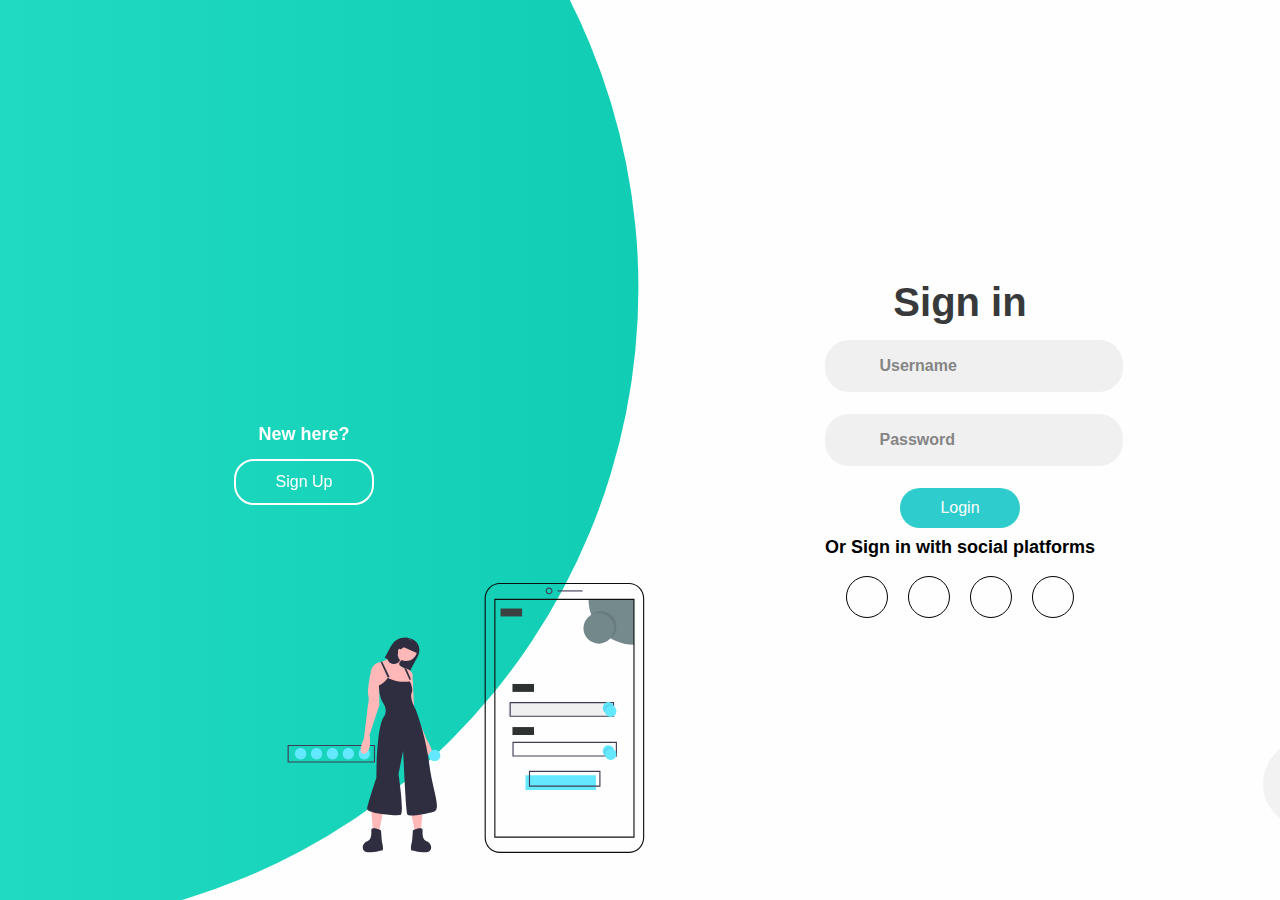
<file: login-logout/lgin_lgout.html>
<!DOCTYPE html>
<html lang="en">
  <head>
    <meta charset="UTF-8" />
    <meta http-equiv="X-UA-Compatible" content="IE=edge" />
    <meta name="viewport" content="width=device-width, initial-scale=1.0" />
    <title>Login-Logout Form</title>
    <link rel="stylesheet" href="./style1.css" />
    <link
      rel="stylesheet"
      href="https://cdnjs.cloudflare.com/ajax/libs/font-awesome/5.15.2/css/all.min.css"
      integrity="sha512-HK5fgLBL+xu6dm/Ii3z4xhlSUyZgTT9tuc/hSrtw6uzJOvgRr2a9jyxxT1ely+B+xFAmJKVSTbpM/CuL7qxO8w=="
      crossorigin="anonymous"
    />
  </head>
  <body>
    <div class="container">
      <div class="form-container">
        <div class="sign-in">
          <form action="#" class="sign-in__form">
            <h2 class="title">Sign in</h2>
            <div class="input-field">
              <div class="icon"><i class="fas fa-user"></i></div>
              <input
                type="text"
                name="username"
                placeholder="Username"
              />
            </div>
            <div class="input-field">
              <div class="icon">
                <i class="fas fa-lock"></i>
              </div>
              <input
                type="password"
                name="Password"
                placeholder="Password"
              />
            </div>
            <div class="submit">
                <a href="../index.html">Login</a>
                <p>Or Sign in with social platforms</p>
            </div>
            <div class="sign-in__social-media">
              <a href="#">
                <i class="fab fa-facebook"></i>
              </a>
              <a href="#">
                <i class="fab fa-twitter"></i>
              </a>
              <a href="#">
                <i class="fab fa-google"></i>
              </a>
              <a href="#">
                <i class="fab fa-github"></i>
              </a>
            </div>
          </form>
        </div>

        <div class="sign-up">
          <form action="#" class="sign-up__form">
            <h2 class="title">Sign Up</h2>
            <div class="input-field">
              <div class="icon"><i class="fas fa-user"></i></div>
              <input
                type="text"
                name="username"
                placeholder="Username"
              />
            </div>
            <div class="input-field">
              <div class="icon"><i class="fas fa-envelope"></i></div>
              <input
                type="email"
                name="username"
                placeholder="Email"
              />
            </div>
            <div class="input-field">
              <div class="icon">
                <i class="fas fa-lock"></i>
              </div>
              <input
                type="password"
                name="Password"
                placeholder="Password"
              />
            </div>
            <div class="submit">
                <a href="#" type="submit">Sign up</button>
            </div>
          </form>
        </div>
      </div>
      <div class="panel-container">
        <div class="panel panel-left">
          <div class="content">
            <h3>New here?</h3>
            <button class="btn transparent-signup">Sign up</button>
          </div>
          <div class="images">
            <img src="../images/SignUp_form.svg" alt="login-img">
          </div>
        </div>
        <div class="panel panel-right">
          <div class="content">
            <h3>Already had account?</h3>
            <button class="btn transparent-signin">Sign in</button>
          </div>
          <div class="images">
            <img src="../images/Login-form.svg" alt="login-img">
          </div>
        </div>
      </div>
    </div>
    <script src="script1.js" type="module"></script>
  </body>
  
</html>
</file>
<file: login-logout/style1.css>
html, body, div, span, applet, object, iframe,
h1, h2, h3, h4, h5, h6, p, blockquote, pre,
a, abbr, acronym, address, big, cite, code,
del, dfn, em, img, ins, kbd, q, s, samp,
small, strike, strong, sub, sup, tt, var,
b, u, i, center,
dl, dt, dd, ol, ul, li,
fieldset, form, label, legend,
table, caption, tbody, tfoot, thead, tr, th, td,
article, aside, canvas, details, embed,
figure, figcaption, footer, header, hgroup,
menu, nav, output, ruby, section, summary,
time, mark, audio, video {
  margin: 0;
  padding: 0;
  border: 0;
  font-size: 100%;
  font: inherit;
  vertical-align: baseline;
}

/* HTML5 display-role reset for older browsers */
article, aside, details, figcaption, figure,
footer, header, hgroup, menu, nav, section {
  display: block;
}

body {
  line-height: 1;
  font-family: "Poppins", sans-serif;
}

ol, ul {
  list-style: none;
}

blockquote, q {
  quotes: none;
}

blockquote:before, blockquote:after,
q:before, q:after {
  content: "";
  content: none;
}

table {
  border-collapse: collapse;
  border-spacing: 0;
}

html {
  font-size: 62.5%;
}

.container {
  position: relative;
  width: 100%;
  min-height: 100vh;
  background-color: #fefefe;
  overflow: hidden;
}
.container::before {
  content: "";
  position: absolute;
  left: 0;
  top: 0;
  width: 100%;
  height: 100%;
  background-image: linear-gradient(to right, #20dbc2 0%, #00bfa6 100%);
  clip-path: circle(57.7% at 0 32%);
  transition: all 0.8s linear;
  z-index: 3;
}
.container.switch::before {
  clip-path: circle(57.9% at 91% 53%);
}

.form-container {
  position: absolute;
  width: 100%;
  height: 100%;
  top: 0;
  left: 0;
}
.form-container .sign-in__form .title, .form-container .sign-up__form .title {
  font-size: 4rem;
  font-weight: 700;
  margin-bottom: 1.8rem;
  color: #38393a;
  text-align: center;
}
.form-container .sign-in__form .input-field, .form-container .sign-up__form .input-field {
  display: flex;
  max-width: 38rem;
  width: 100%;
  padding: 0.2rem 1.4rem;
  margin-bottom: 2.2rem;
  background: #f0f0f0;
  border-radius: 2.4rem;
}
.form-container .sign-in__form .input-field .icon, .form-container .sign-up__form .input-field .icon {
  width: 15%;
  position: relative;
}
.form-container .sign-in__form .input-field .icon i, .form-container .sign-up__form .input-field .icon i {
  position: absolute;
  top: 50%;
  left: 50%;
  transform: translate(-50%, -50%);
  font-size: 1.6rem;
  color: #858080;
}
.form-container .sign-in__form .input-field input, .form-container .sign-up__form .input-field input {
  color: #5e5c5c;
  font-weight: 55 0;
  font-size: 1.6rem;
  background-color: transparent;
  outline: none;
  border: none;
  padding: 1.5rem 0;
  width: 85%;
}
.form-container .sign-in__form .input-field input::placeholder, .form-container .sign-up__form .input-field input::placeholder {
  font-weight: 550;
  color: #858585;
}
.form-container .sign-in__form .input-field input:focus::placeholder, .form-container .sign-up__form .input-field input:focus::placeholder {
  color: transparent;
}
.form-container .sign-up__form {
  position: absolute;
  top: 50%;
  left: 50%;
  transform: translate(-50%, -50%);
  display: flex;
  justify-content: center;
  align-items: center;
  flex-direction: column;
  z-index: 1;
  transition: all 0.5s linear;
  transition-delay: 0.3s;
  opacity: 0;
}
.form-container .sign-up__form.left-move {
  opacity: 1;
  left: 20%;
}
.form-container .sign-in__form {
  z-index: 2;
  position: absolute;
  top: 50%;
  left: 75%;
  transform: translate(-50%, -50%);
  transition: all 0.5s linear;
  transition-delay: 0.3s;
}
.form-container .sign-in__form.right-move {
  left: 60%;
}

.submit {
  text-align: center;
}
.submit a {
  display: inline-block;
  padding: 1.2rem 4rem;
  border-radius: 2rem;
  text-transform: capitalize;
  color: #fefefe;
  background-color: #2ecccc;
  font-size: 1.6rem;
  font-weight: 500;
  cursor: pointer;
  transition: all 0.3s linear;
  margin-bottom: 1rem;
  text-decoration: none;
}
.submit a:hover {
  background-color: #2dd1d1ad;
}
.submit p {
  text-align: center;
  font-size: 1.8rem;
  font-weight: 550;
}

.sign-in__social-media {
  margin-top: 2rem;
  width: 100%;
  max-width: 30rem;
  display: flex;
  justify-content: center;
  align-items: center;
}
.sign-in__social-media a {
  border-radius: 50%;
  border: 1px solid #000;
  position: relative;
  height: 4rem;
  width: 4rem;
  transition: all 0.3s linear;
}
.sign-in__social-media a:nth-child(2) {
  margin-right: 1rem;
  margin-left: 2rem;
}
.sign-in__social-media a:nth-child(3) {
  margin-left: 1rem;
  margin-right: 2rem;
}
.sign-in__social-media a i {
  display: inline-block;
  transition: all 0.3s linear;
  font-size: 1.6rem;
  position: absolute;
  top: 50%;
  left: 50%;
  transform: translate(-50%, -50%);
  color: #5c5959;
}
.sign-in__social-media a:hover {
  border: 1px solid #22d8d8;
}
.sign-in__social-media a:hover i {
  color: #22d8d8;
}

.panel-container {
  position: absolute;
  top: 0;
  left: 0;
  width: 100%;
  height: 100%;
  display: grid;
  grid-template-columns: repeat(2, 1fr);
}

.panel {
  display: flex;
  justify-content: center;
  text-align: center;
  transition: all 0.5s ease-in-out;
  transition-delay: 0.35s;
  align-items: center;
}
.panel-left {
  padding: 6rem 17% 2rem 12%;
  z-index: 4;
}
.panel-left.move-left-out {
  transform: translateX(-100%);
}
.panel-left .images {
  pointer-events: none;
  position: absolute;
  width: 100%;
  bottom: 5%;
  left: 20%;
}
.panel-left .images img {
  width: 100%;
  height: 350px;
  object-fit: contain;
}
.panel-right {
  padding: 3rem 12% 2rem 17%;
  z-index: 4;
  transform: translateX(100%);
}
.panel-right.move-left-in {
  transform: translateX(0);
}
.panel-right .images {
  pointer-events: none;
  position: absolute;
  bottom: 5%;
  right: 20%;
  width: 100%;
}
.panel-right .images img {
  width: 100%;
  height: 250px;
  object-fit: contain;
}
.panel-left, .panel-right {
  position: relative;
}
.panel .content {
  color: #fefefe;
}
.panel .content h3 {
  font-size: 1.8rem;
  font-weight: 600;
  margin-bottom: 1.6rem;
}
.panel .content p {
  font-size: 1.6rem;
  line-height: 2.2rem;
  margin-bottom: 1.2rem;
}
.panel .content button {
  padding: 1.2rem 4rem;
  outline: none;
  border: none;
  border-radius: 2rem;
  text-transform: capitalize;
  color: #fefefe;
  background-color: transparent;
  font-size: 1.6rem;
  font-weight: 500;
  cursor: pointer;
  transition: all 0.3s linear;
  margin-bottom: 1rem;
  border: 2px solid #fefefe;
}
.panel .content button:hover {
  color: #4ac7c7;
  background-color: #fefefe;
}

/*# sourceMappingURL=style.css.map */
</file>
